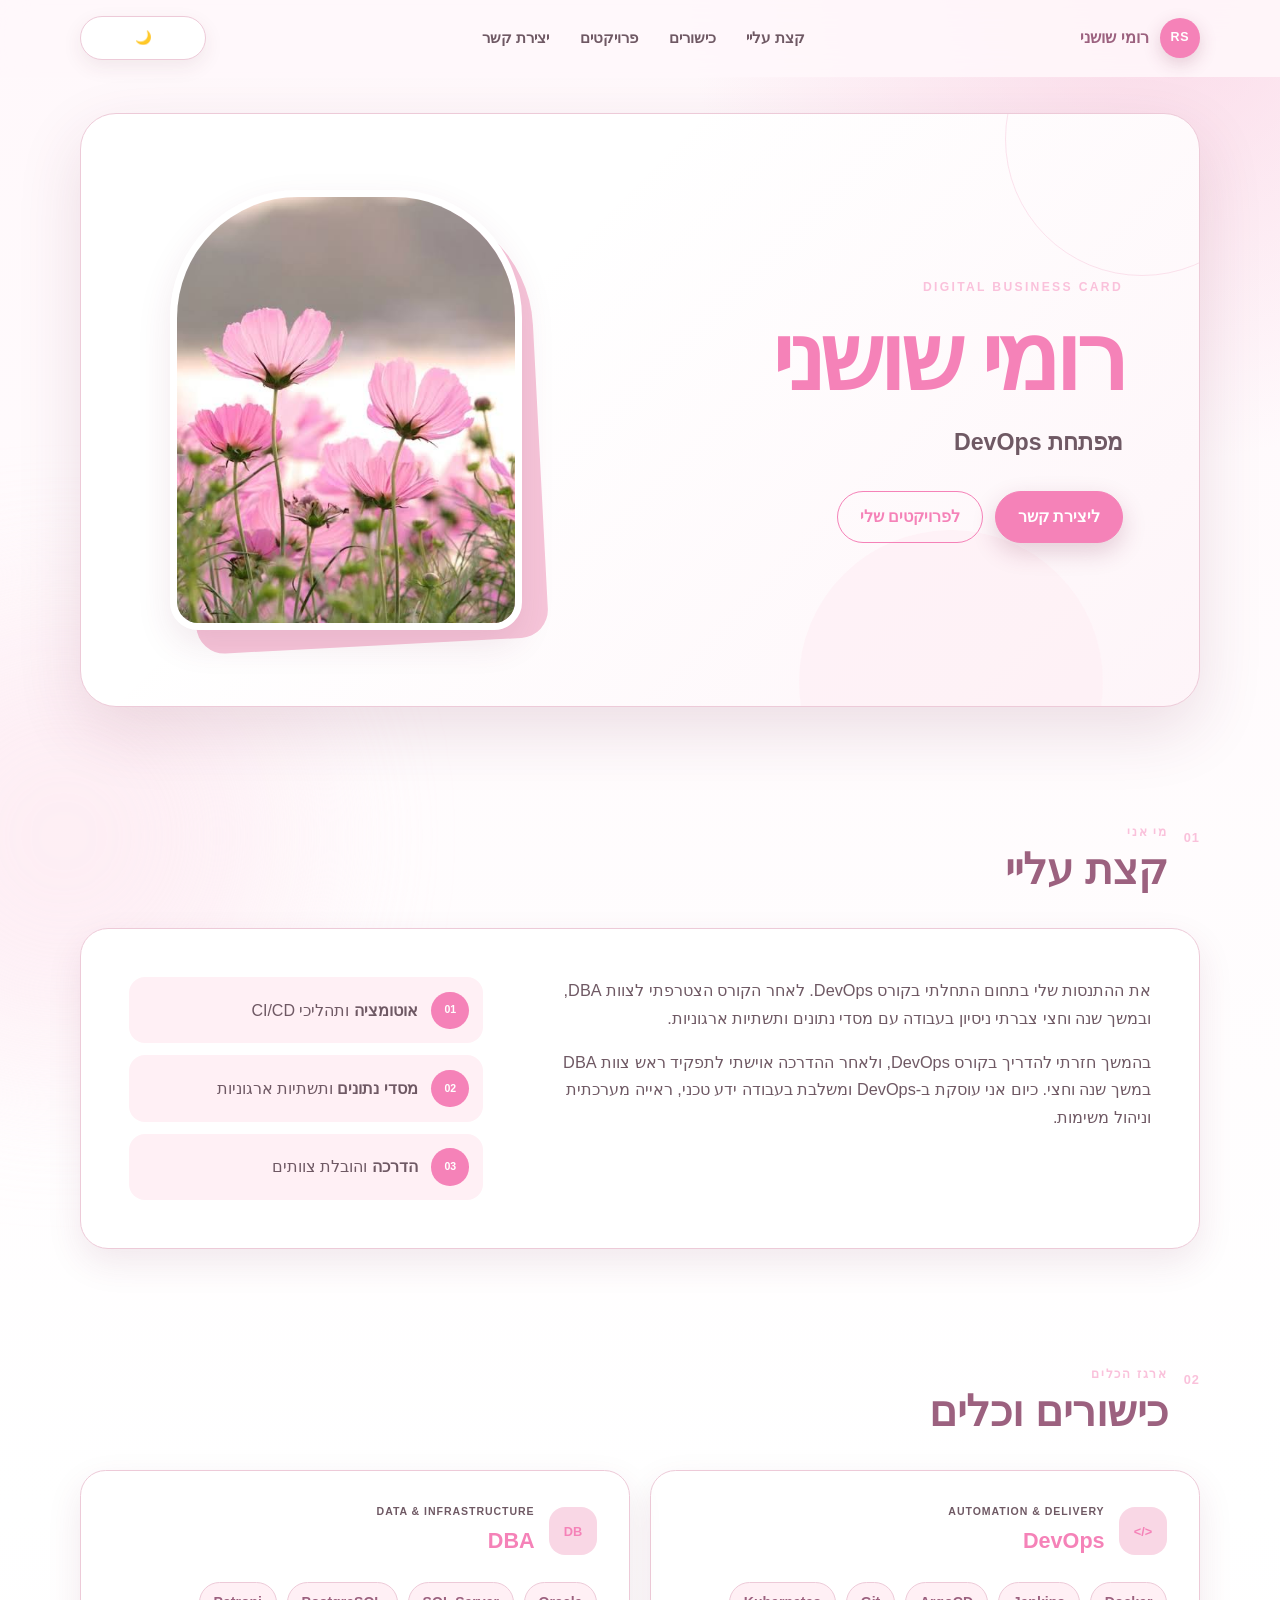
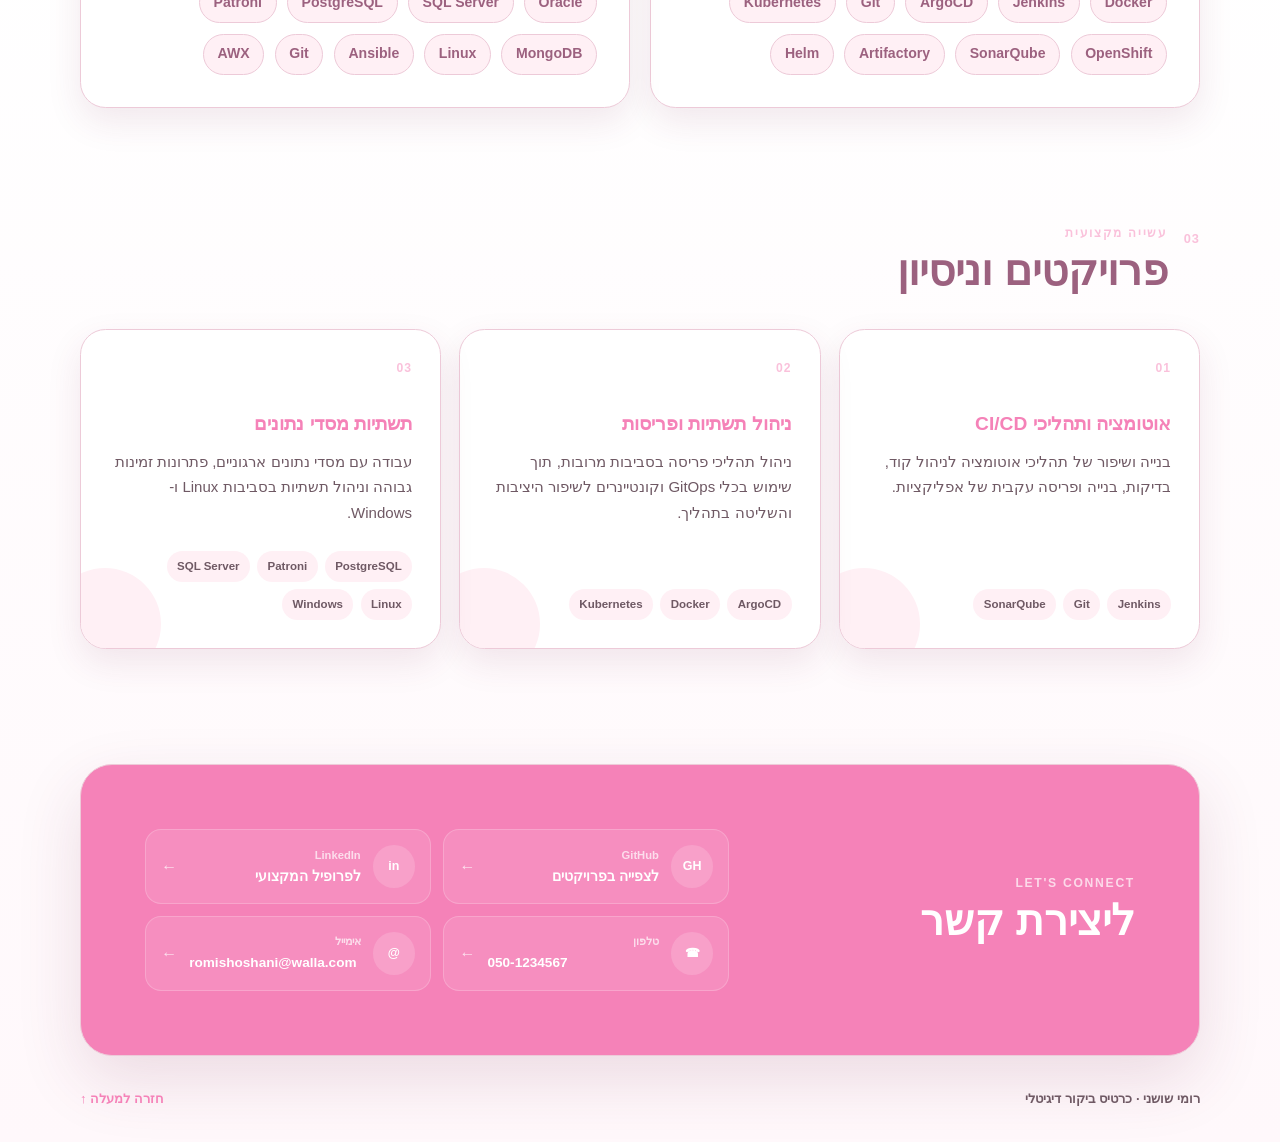
<file: index.html>
<!DOCTYPE html>
<html lang="he" dir="rtl">
<head>
    <meta charset="UTF-8">
    <meta name="viewport" content="width=device-width, initial-scale=1.0">
    <title>כרטיס ביקור | רומי שושני</title>
    <link rel="stylesheet" href="style.css">
</head>
<body>
    <a class="skip-link" href="#main-content">דילוג לתוכן המרכזי</a>

    <header class="site-header">
        <div class="navigation-container">
            <a class="brand" href="#home" aria-label="חזרה לראש העמוד">
                <span class="brand-mark" aria-hidden="true">RS</span>
                <span class="brand-name">רומי שושני</span>
            </a>

            <nav class="main-navigation" aria-label="ניווט ראשי">
                <ul class="navigation-list">
                    <li><a class="navigation-link" href="#about">קצת עליי</a></li>
                    <li><a class="navigation-link" href="#skills">כישורים</a></li>
                    <li><a class="navigation-link" href="#projects">פרויקטים</a></li>
                    <li><a class="navigation-link" href="#contact">יצירת קשר</a></li>
                </ul>
            </nav>

            <div class="theme-control">
                <input class="theme-toggle" type="checkbox" id="theme-toggle">
                <label class="theme-toggle-label" for="theme-toggle">
                    <span class="moon-icon" aria-hidden="true">🌙</span>
                    <span class="sun-icon" aria-hidden="true">☀️</span>
                </label>
            </div>
        </div>
    </header>

    <main id="main-content">
        <section class="hero" id="home" aria-labelledby="profile-name">
            <div class="hero-content">
                <p class="eyebrow">DIGITAL BUSINESS CARD</p>
                <h1 class="full-name" id="profile-name">רומי שושני</h1>
                <p class="job-title">מפתחת DevOps</p>
                <div class="hero-actions">
                    <a class="button button-primary" href="#contact">ליצירת קשר</a>
                    <a class="button button-secondary" href="#projects">לפרויקטים שלי</a>
                </div>
            </div>

            <figure class="profile-visual">
                <img
                    class="profile-image"
                    src="profile-image.jpg"
                    alt="תמונת פרופיל"
                >
            </figure>
        </section>

        <section class="content-section about-section" id="about" aria-labelledby="about-title">
            <div class="section-heading">
                <p class="section-number">01</p>
                <div>
                    <p class="section-kicker">מי אני</p>
                    <h2 class="section-title" id="about-title">קצת עליי</h2>
                </div>
            </div>

            <div class="about-content">
                <div class="about-copy">
                    <p>
                        את ההתנסות שלי בתחום התחלתי בקורס DevOps. לאחר הקורס הצטרפתי לצוות DBA,
                        ובמשך שנה וחצי צברתי ניסיון בעבודה עם מסדי נתונים ותשתיות ארגוניות.
                    </p>
                    <p>
                        בהמשך חזרתי להדריך בקורס DevOps, ולאחר ההדרכה אוישתי לתפקיד ראש צוות DBA במשך
                        שנה וחצי. כיום אני עוסקת ב-DevOps ומשלבת בעבודה ידע טכני, ראייה מערכתית
                        וניהול משימות.
                    </p>
                </div>

                <ul class="highlights-list" aria-label="תחומי התמחות מרכזיים">
                    <li>
                        <span class="highlight-icon" aria-hidden="true">01</span>
                        <span><strong>אוטומציה</strong> ותהליכי CI/CD</span>
                    </li>
                    <li>
                        <span class="highlight-icon" aria-hidden="true">02</span>
                        <span><strong>מסדי נתונים</strong> ותשתיות ארגוניות</span>
                    </li>
                    <li>
                        <span class="highlight-icon" aria-hidden="true">03</span>
                        <span><strong>הדרכה</strong> והובלת צוותים</span>
                    </li>
                </ul>
            </div>
        </section>

        <section class="content-section skills-section" id="skills" aria-labelledby="skills-title">
            <div class="section-heading">
                <p class="section-number">02</p>
                <div>
                    <p class="section-kicker">ארגז הכלים</p>
                    <h2 class="section-title" id="skills-title">כישורים וכלים</h2>
                </div>
            </div>

            <div class="skills-grid">
                <article class="skills-card">
                    <div class="card-heading">
                        <span class="card-icon" aria-hidden="true">&lt;/&gt;</span>
                        <div>
                            <p class="card-kicker">AUTOMATION &amp; DELIVERY</p>
                            <h3 class="skills-card-title">DevOps</h3>
                        </div>
                    </div>
                    <ul class="skills-list">
                        <li class="skill-item">Docker</li>
                        <li class="skill-item">Jenkins</li>
                        <li class="skill-item">ArgoCD</li>
                        <li class="skill-item">Git</li>
                        <li class="skill-item">Kubernetes</li>
                        <li class="skill-item">OpenShift</li>
                        <li class="skill-item">SonarQube</li>
                        <li class="skill-item">Artifactory</li>
                        <li class="skill-item">Helm</li>
                    </ul>
                </article>

                <article class="skills-card">
                    <div class="card-heading">
                        <span class="card-icon" aria-hidden="true">DB</span>
                        <div>
                            <p class="card-kicker">DATA &amp; INFRASTRUCTURE</p>
                            <h3 class="skills-card-title">DBA</h3>
                        </div>
                    </div>
                    <ul class="skills-list">
                        <li class="skill-item">Oracle</li>
                        <li class="skill-item">SQL Server</li>
                        <li class="skill-item">PostgreSQL</li>
                        <li class="skill-item">Patroni</li>
                        <li class="skill-item">MongoDB</li>
                        <li class="skill-item">Linux</li>
                        <li class="skill-item">Ansible</li>
                        <li class="skill-item">Git</li>
                        <li class="skill-item">AWX</li>
                    </ul>
                </article>
            </div>
        </section>

        <section class="content-section projects-section" id="projects" aria-labelledby="projects-title">
            <div class="section-heading">
                <p class="section-number">03</p>
                <div>
                    <p class="section-kicker">עשייה מקצועית</p>
                    <h2 class="section-title" id="projects-title">פרויקטים וניסיון</h2>
                </div>
            </div>

            <div class="projects-grid">
                <article class="project-card">
                    <p class="project-number">01</p>
                    <h3 class="project-title">אוטומציה ותהליכי CI/CD</h3>
                    <p class="project-description">
                        בנייה ושיפור של תהליכי אוטומציה לניהול קוד, בדיקות, בנייה ופריסה
                        עקבית של אפליקציות.
                    </p>
                    <ul class="project-tags" aria-label="כלים בפרויקט">
                        <li>Jenkins</li>
                        <li>Git</li>
                        <li>SonarQube</li>
                    </ul>
                </article>

                <article class="project-card">
                    <p class="project-number">02</p>
                    <h3 class="project-title">ניהול תשתיות ופריסות</h3>
                    <p class="project-description">
                        ניהול תהליכי פריסה בסביבות מרובות, תוך שימוש בכלי GitOps וקונטיינרים
                        לשיפור היציבות והשליטה בתהליך.
                    </p>
                    <ul class="project-tags" aria-label="כלים בפרויקט">
                        <li>ArgoCD</li>
                        <li>Docker</li>
                        <li>Kubernetes</li>
                    </ul>
                </article>

                <article class="project-card">
                    <p class="project-number">03</p>
                    <h3 class="project-title">תשתיות מסדי נתונים</h3>
                    <p class="project-description">
                        עבודה עם מסדי נתונים ארגוניים, פתרונות זמינות גבוהה וניהול תשתיות
                        בסביבות Linux ו-Windows.
                    </p>
                    <ul class="project-tags" aria-label="כלים בפרויקט">
                        <li>PostgreSQL</li>
                        <li>Patroni</li>
                        <li>SQL Server</li>
                        <li>Linux</li>
                        <li>Windows</li>
                    </ul>
                </article>
            </div>
        </section>

        <section class="content-section contact-section" id="contact" aria-labelledby="contact-title">
            <div class="contact-intro">
                <p class="section-kicker">LET'S CONNECT</p>
                <h2 class="section-title" id="contact-title">ליצירת קשר</h2>
            </div>

            <address class="contact-list">
                <a class="contact-item" href="https://github.com/romishoshani12/Web-Applicatins-Task1" target="_blank" rel="noopener noreferrer">
                    <span class="contact-icon" aria-hidden="true">GH</span>
                    <span class="contact-details">
                        <span class="contact-label">GitHub</span>
                        <span class="contact-value">לצפייה בפרויקטים</span>
                    </span>
                    <span class="contact-arrow" aria-hidden="true">←</span>
                </a>

                <a class="contact-item" href="https://www.linkedin.com/in/%D7%A8%D7%95%D7%9E%D7%99-%D7%A9%D7%95%D7%A9%D7%A0%D7%99-748826380/" target="_blank" rel="noopener noreferrer">
                    <span class="contact-icon" aria-hidden="true">in</span>
                    <span class="contact-details">
                        <span class="contact-label">LinkedIn</span>
                        <span class="contact-value">לפרופיל המקצועי</span>
                    </span>
                    <span class="contact-arrow" aria-hidden="true">←</span>
                </a>

                <a class="contact-item" href="tel:0501234567">
                    <span class="contact-icon" aria-hidden="true">☎</span>
                    <span class="contact-details">
                        <span class="contact-label">טלפון</span>
                        <span class="contact-value" dir="ltr">050-1234567</span>
                    </span>
                    <span class="contact-arrow" aria-hidden="true">←</span>
                </a>

                <a class="contact-item" href="mailto:romishoshani@walla.com">
                    <span class="contact-icon" aria-hidden="true">@</span>
                    <span class="contact-details">
                        <span class="contact-label">אימייל</span>
                        <span class="contact-value" dir="ltr">romishoshani@walla.com</span>
                    </span>
                    <span class="contact-arrow" aria-hidden="true">←</span>
                </a>
            </address>
        </section>
    </main>

    <footer class="site-footer">
        <p>רומי שושני · כרטיס ביקור דיגיטלי</p>
        <a href="#home">חזרה למעלה ↑</a>
    </footer>
</body>
</html>
</file>
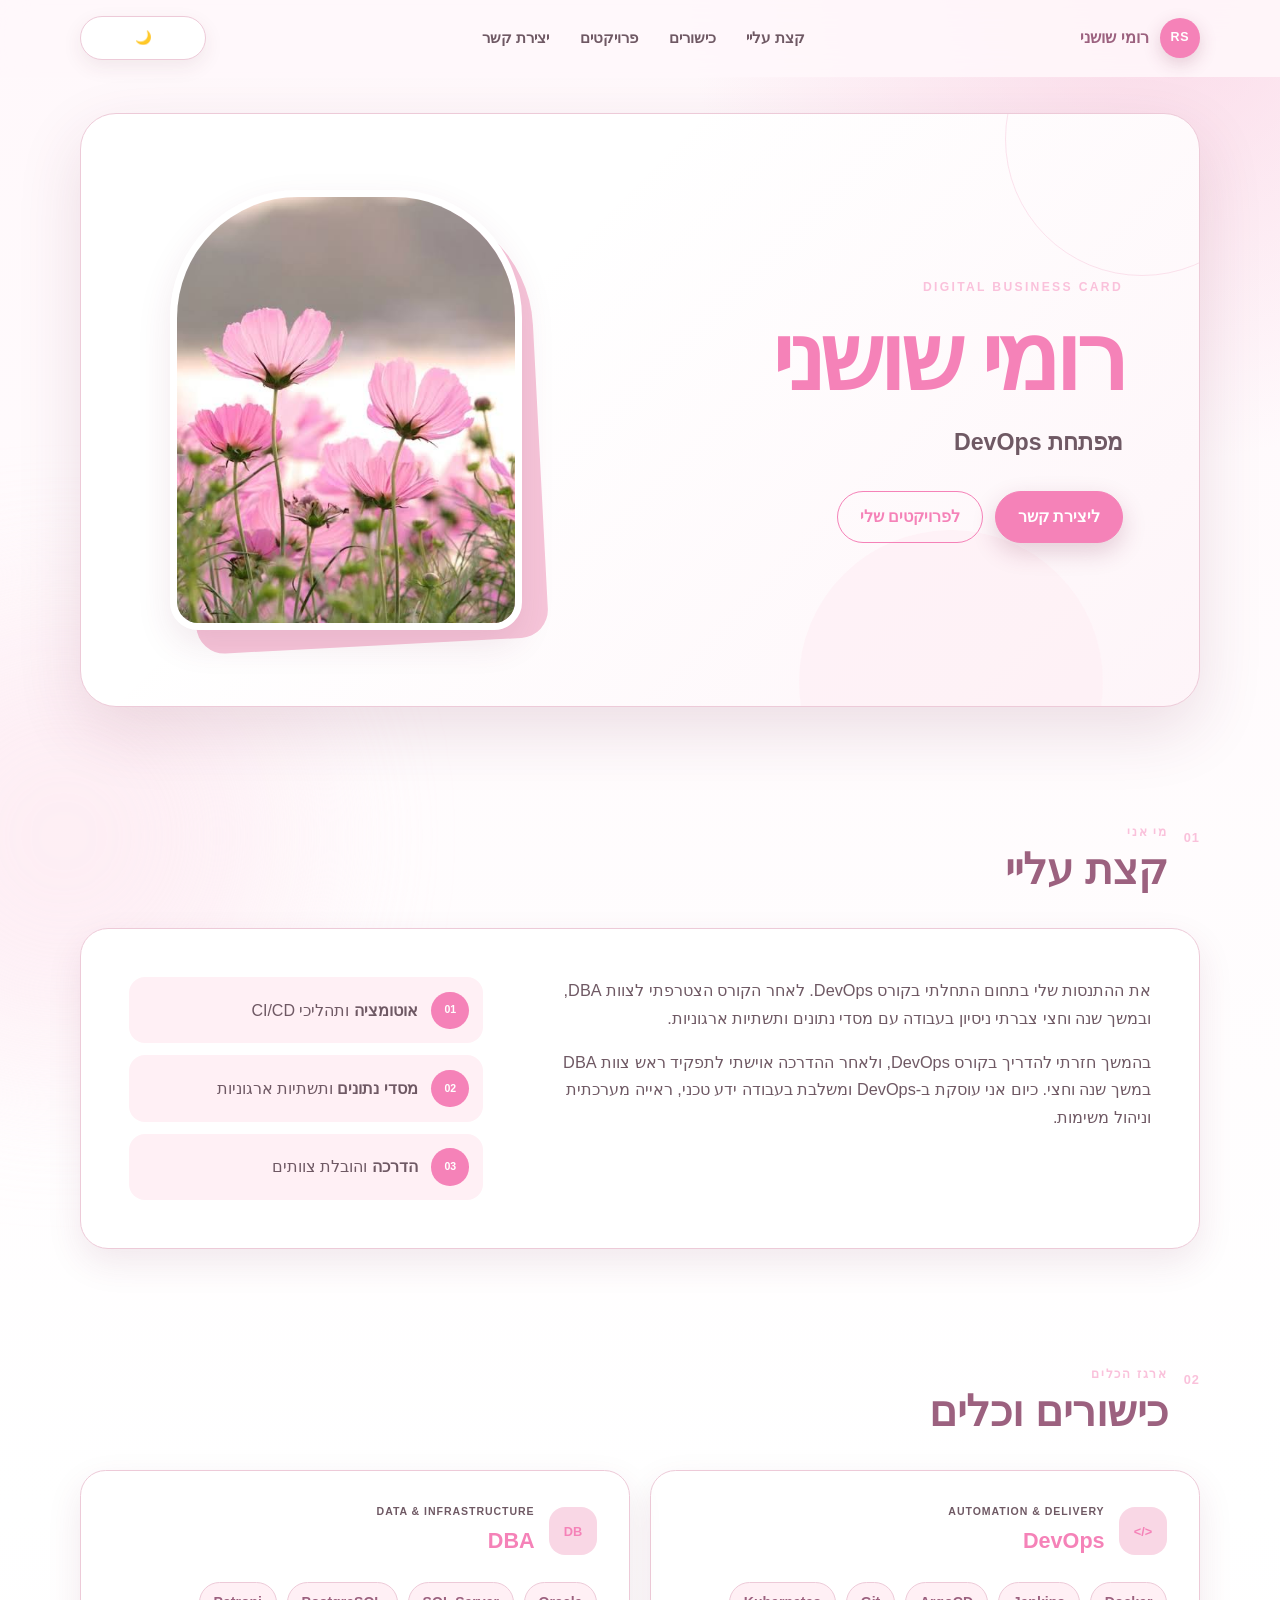
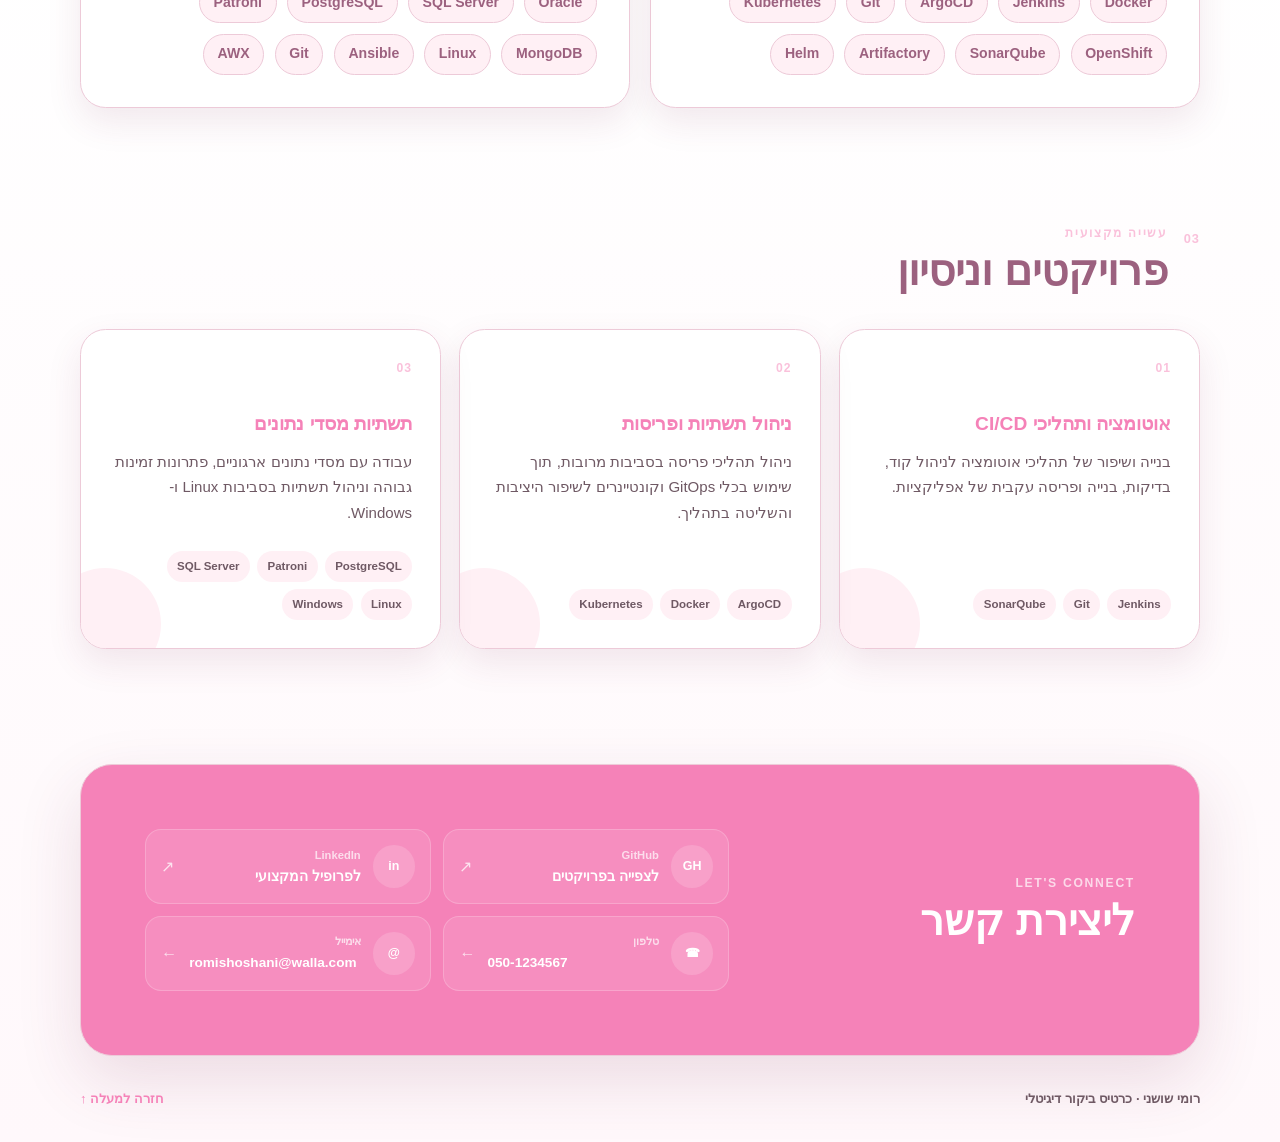
<file: business_card.html>
<!DOCTYPE html>
<html lang="he" dir="rtl">
<head>
    <meta charset="UTF-8">
    <meta name="viewport" content="width=device-width, initial-scale=1.0">
    <title>כרטיס ביקור | רומי שושני</title>
    <link rel="stylesheet" href="style.css">
</head>
<body>
    <a class="skip-link" href="#main-content">דילוג לתוכן המרכזי</a>

    <header class="site-header">
        <div class="navigation-container">
            <a class="brand" href="#home" aria-label="חזרה לראש העמוד">
                <span class="brand-mark" aria-hidden="true">RS</span>
                <span class="brand-name">רומי שושני</span>
            </a>

            <nav class="main-navigation" aria-label="ניווט ראשי">
                <ul class="navigation-list">
                    <li><a class="navigation-link" href="#about">קצת עליי</a></li>
                    <li><a class="navigation-link" href="#skills">כישורים</a></li>
                    <li><a class="navigation-link" href="#projects">פרויקטים</a></li>
                    <li><a class="navigation-link" href="#contact">יצירת קשר</a></li>
                </ul>
            </nav>

            <div class="theme-control">
                <input class="theme-toggle" type="checkbox" id="theme-toggle">
                <label class="theme-toggle-label" for="theme-toggle">
                    <span class="moon-icon" aria-hidden="true">🌙</span>
                    <span class="sun-icon" aria-hidden="true">☀️</span>
                </label>
            </div>
        </div>
    </header>

    <main id="main-content">
        <section class="hero" id="home" aria-labelledby="profile-name">
            <div class="hero-content">
                <p class="eyebrow">DIGITAL BUSINESS CARD</p>
                <h1 class="full-name" id="profile-name">רומי שושני</h1>
                <p class="job-title">מפתחת DevOps</p>
                <div class="hero-actions">
                    <a class="button button-primary" href="#contact">ליצירת קשר</a>
                    <a class="button button-secondary" href="#projects">לפרויקטים שלי</a>
                </div>
            </div>

            <figure class="profile-visual">
                <img
                    class="profile-image"
                    src="profile-image.jpg"
                    alt="תמונת פרופיל"
                >
            </figure>
        </section>

        <section class="content-section about-section" id="about" aria-labelledby="about-title">
            <div class="section-heading">
                <p class="section-number">01</p>
                <div>
                    <p class="section-kicker">מי אני</p>
                    <h2 class="section-title" id="about-title">קצת עליי</h2>
                </div>
            </div>

            <div class="about-content">
                <div class="about-copy">
                    <p>
                        את ההתנסות שלי בתחום התחלתי בקורס DevOps. לאחר הקורס הצטרפתי לצוות DBA,
                        ובמשך שנה וחצי צברתי ניסיון בעבודה עם מסדי נתונים ותשתיות ארגוניות.
                    </p>
                    <p>
                        בהמשך חזרתי להדריך בקורס DevOps, ולאחר ההדרכה אוישתי לתפקיד ראש צוות DBA במשך
                        שנה וחצי. כיום אני עוסקת ב-DevOps ומשלבת בעבודה ידע טכני, ראייה מערכתית
                        וניהול משימות.
                    </p>
                </div>

                <ul class="highlights-list" aria-label="תחומי התמחות מרכזיים">
                    <li>
                        <span class="highlight-icon" aria-hidden="true">01</span>
                        <span><strong>אוטומציה</strong> ותהליכי CI/CD</span>
                    </li>
                    <li>
                        <span class="highlight-icon" aria-hidden="true">02</span>
                        <span><strong>מסדי נתונים</strong> ותשתיות ארגוניות</span>
                    </li>
                    <li>
                        <span class="highlight-icon" aria-hidden="true">03</span>
                        <span><strong>הדרכה</strong> והובלת צוותים</span>
                    </li>
                </ul>
            </div>
        </section>

        <section class="content-section skills-section" id="skills" aria-labelledby="skills-title">
            <div class="section-heading">
                <p class="section-number">02</p>
                <div>
                    <p class="section-kicker">ארגז הכלים</p>
                    <h2 class="section-title" id="skills-title">כישורים וכלים</h2>
                </div>
            </div>

            <div class="skills-grid">
                <article class="skills-card">
                    <div class="card-heading">
                        <span class="card-icon" aria-hidden="true">&lt;/&gt;</span>
                        <div>
                            <p class="card-kicker">AUTOMATION &amp; DELIVERY</p>
                            <h3 class="skills-card-title">DevOps</h3>
                        </div>
                    </div>
                    <ul class="skills-list">
                        <li class="skill-item">Docker</li>
                        <li class="skill-item">Jenkins</li>
                        <li class="skill-item">ArgoCD</li>
                        <li class="skill-item">Git</li>
                        <li class="skill-item">Kubernetes</li>
                        <li class="skill-item">OpenShift</li>
                        <li class="skill-item">SonarQube</li>
                        <li class="skill-item">Artifactory</li>
                        <li class="skill-item">Helm</li>
                    </ul>
                </article>

                <article class="skills-card">
                    <div class="card-heading">
                        <span class="card-icon" aria-hidden="true">DB</span>
                        <div>
                            <p class="card-kicker">DATA &amp; INFRASTRUCTURE</p>
                            <h3 class="skills-card-title">DBA</h3>
                        </div>
                    </div>
                    <ul class="skills-list">
                        <li class="skill-item">Oracle</li>
                        <li class="skill-item">SQL Server</li>
                        <li class="skill-item">PostgreSQL</li>
                        <li class="skill-item">Patroni</li>
                        <li class="skill-item">MongoDB</li>
                        <li class="skill-item">Linux</li>
                        <li class="skill-item">Ansible</li>
                        <li class="skill-item">Git</li>
                        <li class="skill-item">AWX</li>
                    </ul>
                </article>
            </div>
        </section>

        <section class="content-section projects-section" id="projects" aria-labelledby="projects-title">
            <div class="section-heading">
                <p class="section-number">03</p>
                <div>
                    <p class="section-kicker">עשייה מקצועית</p>
                    <h2 class="section-title" id="projects-title">פרויקטים וניסיון</h2>
                </div>
            </div>

            <div class="projects-grid">
                <article class="project-card">
                    <p class="project-number">01</p>
                    <h3 class="project-title">אוטומציה ותהליכי CI/CD</h3>
                    <p class="project-description">
                        בנייה ושיפור של תהליכי אוטומציה לניהול קוד, בדיקות, בנייה ופריסה
                        עקבית של אפליקציות.
                    </p>
                    <ul class="project-tags" aria-label="כלים בפרויקט">
                        <li>Jenkins</li>
                        <li>Git</li>
                        <li>SonarQube</li>
                    </ul>
                </article>

                <article class="project-card">
                    <p class="project-number">02</p>
                    <h3 class="project-title">ניהול תשתיות ופריסות</h3>
                    <p class="project-description">
                        ניהול תהליכי פריסה בסביבות מרובות, תוך שימוש בכלי GitOps וקונטיינרים
                        לשיפור היציבות והשליטה בתהליך.
                    </p>
                    <ul class="project-tags" aria-label="כלים בפרויקט">
                        <li>ArgoCD</li>
                        <li>Docker</li>
                        <li>Kubernetes</li>
                    </ul>
                </article>

                <article class="project-card">
                    <p class="project-number">03</p>
                    <h3 class="project-title">תשתיות מסדי נתונים</h3>
                    <p class="project-description">
                        עבודה עם מסדי נתונים ארגוניים, פתרונות זמינות גבוהה וניהול תשתיות
                        בסביבות Linux ו-Windows.
                    </p>
                    <ul class="project-tags" aria-label="כלים בפרויקט">
                        <li>PostgreSQL</li>
                        <li>Patroni</li>
                        <li>SQL Server</li>
                        <li>Linux</li>
                        <li>Windows</li>
                    </ul>
                </article>
            </div>
        </section>

        <section class="content-section contact-section" id="contact" aria-labelledby="contact-title">
            <div class="contact-intro">
                <p class="section-kicker">LET'S CONNECT</p>
                <h2 class="section-title" id="contact-title">ליצירת קשר</h2>
            </div>

            <address class="contact-list">
                <a class="contact-item" href="https://github.com/romishoshani12/Web-Applicatins-Task1" target="_blank" rel="noopener noreferrer">
                    <span class="contact-icon" aria-hidden="true">GH</span>
                    <span class="contact-details">
                        <span class="contact-label">GitHub</span>
                        <span class="contact-value">לצפייה בפרויקטים</span>
                    </span>
                    <span class="contact-arrow" aria-hidden="true">↗</span>
                </a>

                <a class="contact-item" href="https://www.linkedin.com/in/%D7%A8%D7%95%D7%9E%D7%99-%D7%A9%D7%95%D7%A9%D7%A0%D7%99-748826380/" target="_blank" rel="noopener noreferrer">
                    <span class="contact-icon" aria-hidden="true">in</span>
                    <span class="contact-details">
                        <span class="contact-label">LinkedIn</span>
                        <span class="contact-value">לפרופיל המקצועי</span>
                    </span>
                    <span class="contact-arrow" aria-hidden="true">↗</span>
                </a>

                <a class="contact-item" href="tel:0501234567">
                    <span class="contact-icon" aria-hidden="true">☎</span>
                    <span class="contact-details">
                        <span class="contact-label">טלפון</span>
                        <span class="contact-value" dir="ltr">050-1234567</span>
                    </span>
                    <span class="contact-arrow" aria-hidden="true">←</span>
                </a>

                <a class="contact-item" href="mailto:romishoshani@walla.com">
                    <span class="contact-icon" aria-hidden="true">@</span>
                    <span class="contact-details">
                        <span class="contact-label">אימייל</span>
                        <span class="contact-value" dir="ltr">romishoshani@walla.com</span>
                    </span>
                    <span class="contact-arrow" aria-hidden="true">←</span>
                </a>
            </address>
        </section>
    </main>

    <footer class="site-footer">
        <p>רומי שושני · כרטיס ביקור דיגיטלי</p>
        <a href="#home">חזרה למעלה ↑</a>
    </footer>
</body>
</html>
</file>
<file: style.css>
/* 1. Reset and theme variables */
* {
    box-sizing: border-box;
}

:root {
    color-scheme: light;
}

html {
    scroll-behavior: smooth;
}

body {
    --background: #fff8fb;
    --background-accent: #fde7f0;
    --surface: #ffffff;
    --surface-soft: #fff0f5;
    --surface-strong: #f9d7e5;
    --primary: #fac1db;
    --primary-strong: #f582b8;
    --primary-soft: #f6c5d9;
    --text: #9c617f;
    --text-soft: #6f5964;
    --border: #edcad8;
    --header-background: rgba(255, 248, 251, 0.88);
    --shadow: 0 24px 65px rgba(118, 44, 78, 0.14);
    --card-shadow: 0 14px 35px rgba(118, 44, 78, 0.1);

    margin: 0;
    min-height: 100vh;
    overflow-x: hidden;
    background:
        radial-gradient(circle at 90% 0%, rgba(244, 174, 205, 0.4), transparent 29rem),
        linear-gradient(180deg, var(--background) 0%, #ffffff 55%, var(--background) 100%);
    color: var(--text);
    font-family: Arial, "Segoe UI", sans-serif;
    line-height: 1.7;
    transition: background-color 0.3s ease, color 0.3s ease;
}

body:has(.theme-toggle:checked) {
    --background: #171318;
    --background-accent: #2a1d24;
    --surface: #231b20;
    --surface-soft: #30242a;
    --surface-strong: #4a303d;
    --primary: #f07bad;
    --primary-strong: #ffb3d1;
    --primary-soft: #6c3a50;
    --text: #fff5f9;
    --text-soft: #d2bbc5;
    --border: #513844;
    --header-background: rgba(23, 19, 24, 0.9);
    --shadow: 0 24px 65px rgba(0, 0, 0, 0.38);
    --card-shadow: 0 14px 35px rgba(0, 0, 0, 0.28);

    color-scheme: dark;
    background:
        radial-gradient(circle at 90% 0%, rgba(151, 55, 98, 0.28), transparent 29rem),
        linear-gradient(180deg, var(--background) 0%, #1d171b 55%, var(--background) 100%);
}

body::before {
    position: fixed;
    inset: auto auto -10rem -10rem;
    z-index: -1;
    width: 28rem;
    height: 28rem;
    border-radius: 50%;
    background: var(--background-accent);
    content: "";
    filter: blur(80px);
    opacity: 0.65;
    pointer-events: none;
}

a {
    color: inherit;
}

img {
    display: block;
    max-width: 100%;
}

input {
    font: inherit;
}

::selection {
    background: var(--primary);
    color: #ffffff;
}

/* 2. Accessibility helpers */
.skip-link {
    position: fixed;
    top: 0.75rem;
    right: 0.75rem;
    z-index: 100;
    padding: 0.65rem 1rem;
    border-radius: 0.65rem;
    background: var(--primary-strong);
    color: #ffffff;
    font-weight: 700;
    text-decoration: none;
    transform: translateY(-180%);
    transition: transform 0.2s ease;
}

.skip-link:focus {
    transform: translateY(0);
}

/* 3. Header, navigation and theme control */
.site-header {
    position: sticky;
    top: 0;
    z-index: 20;
    border-bottom: 1px solid transparent;
    background: var(--header-background);
    backdrop-filter: blur(16px);
}

.navigation-container {
    display: grid;
    grid-template-columns: auto 1fr auto;
    align-items: center;
    gap: clamp(1rem, 3vw, 2.5rem);
    width: min(1120px, calc(100% - 2rem));
    min-height: 4.75rem;
    margin: 0 auto;
}

.brand {
    display: inline-flex;
    align-items: center;
    gap: 0.7rem;
    font-weight: 800;
    text-decoration: none;
}

.brand-mark {
    display: grid;
    width: 2.5rem;
    height: 2.5rem;
    place-items: center;
    border-radius: 50%;
    background: var(--primary-strong);
    color: var(--surface);
    font-size: 0.78rem;
    letter-spacing: 0.06em;
    box-shadow: 0 6px 18px rgba(126, 33, 77, 0.2);
}

.brand-name {
    white-space: nowrap;
}

.navigation-list {
    display: flex;
    align-items: center;
    justify-content: center;
    gap: clamp(0.8rem, 2.4vw, 2rem);
    margin: 0;
    padding: 0;
    list-style: none;
}

.navigation-link {
    position: relative;
    color: var(--text-soft);
    font-size: 0.94rem;
    font-weight: 700;
    text-decoration: none;
    transition: color 0.2s ease;
}

.navigation-link::after {
    position: absolute;
    right: 0;
    bottom: -0.38rem;
    width: 100%;
    height: 2px;
    border-radius: 999px;
    background: var(--primary);
    content: "";
    transform: scaleX(0);
    transform-origin: right;
    transition: transform 0.2s ease;
}

.navigation-link:hover,
.navigation-link:focus-visible {
    color: var(--primary-strong);
}

.navigation-link:hover::after,
.navigation-link:focus-visible::after {
    transform: scaleX(1);
}

.theme-control {
    position: relative;
}

.theme-toggle {
    position: absolute;
    width: 1px;
    height: 1px;
    overflow: hidden;
    clip-path: inset(50%);
    white-space: nowrap;
}

.theme-toggle-label {
    display: inline-flex;
    align-items: center;
    justify-content: center;
    gap: 0.48rem;
    min-width: 7.9rem;
    padding: 0.58rem 0.85rem;
    border: 1px solid var(--border);
    border-radius: 999px;
    background: var(--surface);
    color: var(--primary-strong);
    font-size: 0.84rem;
    font-weight: 800;
    cursor: pointer;
    box-shadow: 0 7px 20px rgba(83, 35, 57, 0.08);
    transition: border-color 0.2s ease, transform 0.2s ease, background-color 0.2s ease;
}

.theme-toggle-label:hover {
    border-color: var(--primary);
    transform: translateY(-1px);
}

.theme-toggle:focus-visible + .theme-toggle-label {
    outline: 3px solid var(--primary-soft);
    outline-offset: 3px;
}

.sun-icon,
.light-mode-text {
    display: none;
}

.theme-toggle:checked + .theme-toggle-label .moon-icon {
    display: none;
}

.theme-toggle:checked + .theme-toggle-label .sun-icon {
    display: inline;
}

/* 4. Shared layout and section headings */
main {
    width: min(1120px, calc(100% - 2rem));
    margin: 2.25rem auto 0;
}

.hero,
.content-section {
    scroll-margin-top: 6rem;
}

.content-section {
    padding: clamp(4.5rem, 9vw, 7.5rem) 0 0;
}

.section-heading {
    display: flex;
    align-items: flex-start;
    gap: 1rem;
    margin-bottom: 2rem;
}

.section-number {
    margin: 0.3rem 0 0;
    color: var(--primary);
    font-size: 0.8rem;
    font-weight: 900;
    letter-spacing: 0.08em;
}

.section-kicker {
    margin: 0 0 0.15rem;
    color: var(--primary);
    font-size: 0.76rem;
    font-weight: 900;
    letter-spacing: 0.14em;
}

.section-title {
    margin: 0;
    color: var(--text);
    font-size: clamp(1.8rem, 4vw, 2.65rem);
    line-height: 1.2;
}

/* 5. Hero */
.hero {
    position: relative;
    display: grid;
    grid-template-columns: minmax(0, 1.15fr) minmax(17rem, 0.85fr);
    align-items: center;
    gap: clamp(2rem, 6vw, 5rem);
    overflow: hidden;
    min-height: 36rem;
    padding: clamp(2rem, 6vw, 4.75rem);
    border: 1px solid var(--border);
    border-radius: 2.25rem;
    background:
        linear-gradient(135deg, transparent 35%, rgba(240, 123, 173, 0.08)),
        var(--surface);
    box-shadow: var(--shadow);
}

.hero::before {
    position: absolute;
    top: -7rem;
    right: -5rem;
    width: 17rem;
    height: 17rem;
    border: 1px solid var(--primary-soft);
    border-radius: 50%;
    content: "";
    opacity: 0.48;
}

.hero::after {
    position: absolute;
    right: 6rem;
    bottom: -8rem;
    width: 19rem;
    height: 19rem;
    border-radius: 50%;
    background: var(--surface-soft);
    content: "";
    opacity: 0.72;
}

.hero-content,
.profile-visual {
    position: relative;
    z-index: 1;
}

.eyebrow {
    margin: 0 0 1rem;
    color: var(--primary);
    font-size: 0.76rem;
    font-weight: 900;
    letter-spacing: 0.19em;
}

.full-name {
    max-width: 10ch;
    margin: 0;
    color: var(--primary-strong);
    font-size: clamp(3rem, 8vw, 5.7rem);
    line-height: 0.98;
    letter-spacing: -0.045em;
}

.job-title {
    margin: 1.2rem 0 0;
    color: var(--text-soft);
    font-size: clamp(1.15rem, 2.4vw, 1.45rem);
    font-weight: 800;
}

.hero-actions {
    display: flex;
    flex-wrap: wrap;
    gap: 0.8rem;
    margin-top: 1.8rem;
}

.button {
    display: inline-flex;
    align-items: center;
    justify-content: center;
    min-height: 3rem;
    padding: 0.7rem 1.35rem;
    border: 1px solid var(--primary-strong);
    border-radius: 999px;
    font-weight: 800;
    text-decoration: none;
    transition: transform 0.2s ease, box-shadow 0.2s ease, background-color 0.2s ease;
}

.button:hover,
.button:focus-visible {
    transform: translateY(-2px);
}

.button:focus-visible {
    outline: 3px solid var(--primary-soft);
    outline-offset: 3px;
}

.button-primary {
    background: var(--primary-strong);
    color: var(--surface);
    box-shadow: 0 9px 24px rgba(126, 33, 77, 0.2);
}

.button-secondary {
    background: transparent;
    color: var(--primary-strong);
}

.profile-visual {
    width: min(100%, 22rem);
    margin: 0 auto;
}

.profile-visual::before {
    position: absolute;
    inset: 1rem -1rem -1rem 1rem;
    z-index: -1;
    border-radius: 8rem 8rem 1.75rem 1.75rem;
    background: var(--primary-soft);
    content: "";
    transform: rotate(-3deg);
}

.profile-image {
    width: 100%;
    aspect-ratio: 4 / 5;
    border: 0.45rem solid var(--surface);
    border-radius: 8rem 8rem 1.75rem 1.75rem;
    object-fit: cover;
    box-shadow: var(--card-shadow);
}

/* 6. About */
.about-content {
    display: grid;
    grid-template-columns: minmax(0, 1.25fr) minmax(18rem, 0.75fr);
    gap: clamp(2rem, 6vw, 5rem);
    padding: clamp(1.7rem, 4vw, 3rem);
    border: 1px solid var(--border);
    border-radius: 1.75rem;
    background: var(--surface);
    box-shadow: var(--card-shadow);
}

.about-copy p {
    margin: 0;
    color: var(--text-soft);
    font-size: 1.02rem;
}

.about-copy p + p {
    margin-top: 1rem;
}

.highlights-list {
    display: grid;
    gap: 0.75rem;
    align-content: center;
    margin: 0;
    padding: 0;
    list-style: none;
}

.highlights-list li {
    display: flex;
    align-items: center;
    gap: 0.85rem;
    padding: 0.9rem;
    border-radius: 1rem;
    background: var(--surface-soft);
    color: var(--text-soft);
}

.highlight-icon {
    display: grid;
    width: 2.35rem;
    height: 2.35rem;
    flex: 0 0 auto;
    place-items: center;
    border-radius: 50%;
    background: var(--primary-strong);
    color: var(--surface);
    font-size: 0.66rem;
    font-weight: 900;
}

/* 7. Skills */
.skills-grid {
    display: grid;
    grid-template-columns: repeat(2, minmax(0, 1fr));
    gap: 1.25rem;
}

.skills-card {
    padding: clamp(1.4rem, 3vw, 2rem);
    border: 1px solid var(--border);
    border-radius: 1.6rem;
    background: var(--surface);
    box-shadow: var(--card-shadow);
    transition: border-color 0.2s ease, transform 0.2s ease;
}

.skills-card:hover {
    border-color: var(--primary-soft);
    transform: translateY(-4px);
}

.card-heading {
    display: flex;
    align-items: center;
    gap: 0.9rem;
    margin-bottom: 1.4rem;
}

.card-icon {
    display: grid;
    width: 3rem;
    height: 3rem;
    flex: 0 0 auto;
    place-items: center;
    border-radius: 1rem;
    background: var(--surface-strong);
    color: var(--primary-strong);
    font-size: 0.8rem;
    font-weight: 900;
}

.card-kicker {
    margin: 0;
    color: var(--text-soft);
    font-size: 0.66rem;
    font-weight: 800;
    letter-spacing: 0.09em;
}

.skills-card-title {
    margin: 0.1rem 0 0;
    color: var(--primary-strong);
    font-size: 1.35rem;
}

.skills-list {
    display: flex;
    flex-wrap: wrap;
    gap: 0.65rem;
    margin: 0;
    padding: 0;
    list-style: none;
}

.skill-item {
    padding: 0.48rem 0.85rem;
    border: 1px solid var(--border);
    border-radius: 999px;
    background: var(--surface-soft);
    color: var(--text);
    font-size: 0.88rem;
    font-weight: 800;
}

/* 8. Projects */
.projects-grid {
    display: grid;
    grid-template-columns: repeat(3, minmax(0, 1fr));
    gap: 1.15rem;
}

.project-card {
    position: relative;
    display: flex;
    flex-direction: column;
    min-height: 20rem;
    overflow: hidden;
    padding: 1.75rem;
    border: 1px solid var(--border);
    border-radius: 1.6rem;
    background: var(--surface);
    box-shadow: var(--card-shadow);
    transition: border-color 0.2s ease, transform 0.2s ease;
}

.project-card::after {
    position: absolute;
    left: -2rem;
    bottom: -2rem;
    width: 7rem;
    height: 7rem;
    border-radius: 50%;
    background: var(--surface-soft);
    content: "";
}

.project-card:hover {
    border-color: var(--primary-soft);
    transform: translateY(-5px);
}

.project-number {
    margin: 0 0 2rem;
    color: var(--primary);
    font-size: 0.76rem;
    font-weight: 900;
    letter-spacing: 0.08em;
}

.project-title {
    margin: 0 0 0.75rem;
    color: var(--primary-strong);
    font-size: 1.2rem;
    line-height: 1.35;
}

.project-description {
    margin: 0;
    color: var(--text-soft);
    font-size: 0.94rem;
}

.project-tags {
    position: relative;
    z-index: 1;
    display: flex;
    flex-wrap: wrap;
    gap: 0.45rem;
    margin: auto 0 0;
    padding: 1.5rem 0 0;
    list-style: none;
}

.project-tags li {
    padding: 0.35rem 0.65rem;
    border-radius: 999px;
    background: var(--surface-soft);
    color: var(--text-soft);
    font-size: 0.72rem;
    font-weight: 800;
}

/* 9. Contact */
.contact-section {
    display: grid;
    grid-template-columns: minmax(15rem, 0.72fr) minmax(0, 1.28fr);
    gap: clamp(2rem, 6vw, 5rem);
    align-items: center;
    margin-top: clamp(4.5rem, 9vw, 7.5rem);
    padding: clamp(2rem, 6vw, 4rem);
    border: 1px solid var(--border);
    border-radius: 2rem;
    background: var(--primary-strong);
    color: var(--surface);
    box-shadow: var(--shadow);
}

.contact-intro .section-kicker,
.contact-intro .section-title,
.contact-intro p {
    color: inherit;
}

.contact-intro .section-kicker {
    opacity: 0.7;
}

.contact-intro p:last-child {
    max-width: 30rem;
    margin: 0.9rem 0 0;
    opacity: 0.78;
}

.contact-list {
    display: grid;
    grid-template-columns: repeat(2, minmax(0, 1fr));
    gap: 0.75rem;
    font-style: normal;
}

.contact-item {
    display: grid;
    grid-template-columns: auto minmax(0, 1fr) auto;
    align-items: center;
    gap: 0.75rem;
    min-width: 0;
    padding: 0.95rem;
    border: 1px solid rgba(255, 255, 255, 0.2);
    border-radius: 1rem;
    background: rgba(255, 255, 255, 0.1);
    color: inherit;
    text-decoration: none;
    transition: background-color 0.2s ease, transform 0.2s ease;
}

.contact-item:hover,
.contact-item:focus-visible {
    background: rgba(255, 255, 255, 0.18);
    transform: translateY(-2px);
}

.contact-item:focus-visible {
    outline: 3px solid var(--primary-soft);
    outline-offset: 3px;
}

.contact-icon {
    display: grid;
    width: 2.65rem;
    height: 2.65rem;
    place-items: center;
    border-radius: 50%;
    background: rgba(255, 255, 255, 0.16);
    font-size: 0.78rem;
    font-weight: 900;
}

.contact-details {
    min-width: 0;
}

.contact-label,
.contact-value {
    display: block;
}

.contact-label {
    font-size: 0.7rem;
    font-weight: 700;
    opacity: 0.7;
}

.contact-value {
    overflow: hidden;
    font-size: 0.85rem;
    font-weight: 800;
    text-overflow: ellipsis;
    white-space: nowrap;
}

.contact-arrow {
    font-size: 1rem;
    opacity: 0.75;
}

/* 10. Footer */
.site-footer {
    display: flex;
    align-items: center;
    justify-content: space-between;
    gap: 1rem;
    width: min(1120px, calc(100% - 2rem));
    margin: 0 auto;
    padding: 2rem 0;
    color: var(--text-soft);
    font-size: 0.82rem;
    font-weight: 700;
}

.site-footer p {
    margin: 0;
}

.site-footer a {
    color: var(--primary-strong);
    text-decoration: none;
}

.site-footer a:hover,
.site-footer a:focus-visible {
    text-decoration: underline;
    text-underline-offset: 0.3rem;
}

/* 11. Responsive layout */
@media (max-width: 900px) {
    .navigation-container {
        grid-template-columns: auto 1fr auto;
        gap: 1rem;
    }

    .brand-name {
        display: none;
    }

    .hero {
        grid-template-columns: minmax(0, 1.05fr) minmax(15rem, 0.95fr);
        gap: 2rem;
    }

    .about-content {
        grid-template-columns: 1fr;
    }

    .projects-grid {
        grid-template-columns: 1fr 1fr;
    }

    .project-card:last-child {
        grid-column: 1 / -1;
        min-height: 16rem;
    }

    .contact-section {
        grid-template-columns: 1fr;
    }
}

@media (max-width: 720px) {
    .site-header {
        border-color: var(--border);
    }

    .navigation-container {
        grid-template-columns: 1fr auto;
        gap: 0.65rem 1rem;
        padding: 0.65rem 0;
    }

    .brand-name {
        display: inline;
    }

    .main-navigation {
        grid-column: 1 / -1;
        grid-row: 2;
        overflow-x: auto;
        padding-bottom: 0.15rem;
        scrollbar-width: none;
    }

    .main-navigation::-webkit-scrollbar {
        display: none;
    }

    .navigation-list {
        justify-content: flex-start;
        width: max-content;
        min-width: 100%;
        gap: 1.35rem;
    }

    .navigation-link {
        font-size: 0.82rem;
    }

    main {
        margin-top: 1.25rem;
    }

    .hero,
    .content-section {
        scroll-margin-top: 8.5rem;
    }

    .hero {
        grid-template-columns: 1fr;
        min-height: auto;
        padding: 2rem;
        border-radius: 1.65rem;
    }

    .hero-content {
        text-align: center;
    }

    .full-name {
        max-width: none;
    }

    .hero-actions {
        justify-content: center;
    }

    .profile-visual {
        width: min(100%, 20rem);
    }

    .skills-grid,
    .projects-grid,
    .contact-list {
        grid-template-columns: 1fr;
    }

    .project-card,
    .project-card:last-child {
        grid-column: auto;
        min-height: 17rem;
    }
}

@media (max-width: 460px) {
    .navigation-container,
    main,
    .site-footer {
        width: min(100% - 1.15rem, 1120px);
    }

    .brand-name {
        font-size: 0.9rem;
    }

    .brand-mark {
        width: 2.2rem;
        height: 2.2rem;
    }

    .theme-toggle-label {
        min-width: 2.65rem;
        padding: 0.58rem;
    }

    .dark-mode-text,
    .light-mode-text {
        display: none;
    }

    .theme-toggle:checked + .theme-toggle-label .light-mode-text {
        display: none;
    }

    .hero {
        padding: 1.5rem;
    }

    .full-name {
        font-size: clamp(2.7rem, 16vw, 4rem);
    }

    .hero-actions {
        display: grid;
    }

    .button {
        width: 100%;
    }

    .section-heading {
        gap: 0.7rem;
    }

    .about-content,
    .skills-card,
    .project-card,
    .contact-section {
        padding: 1.25rem;
        border-radius: 1.25rem;
    }

    .site-footer {
        flex-direction: column;
        text-align: center;
    }
}

@media (prefers-reduced-motion: reduce) {
    html {
        scroll-behavior: auto;
    }

    *,
    *::before,
    *::after {
        scroll-behavior: auto !important;
        transition-duration: 0.01ms !important;
    }
}
</file>
